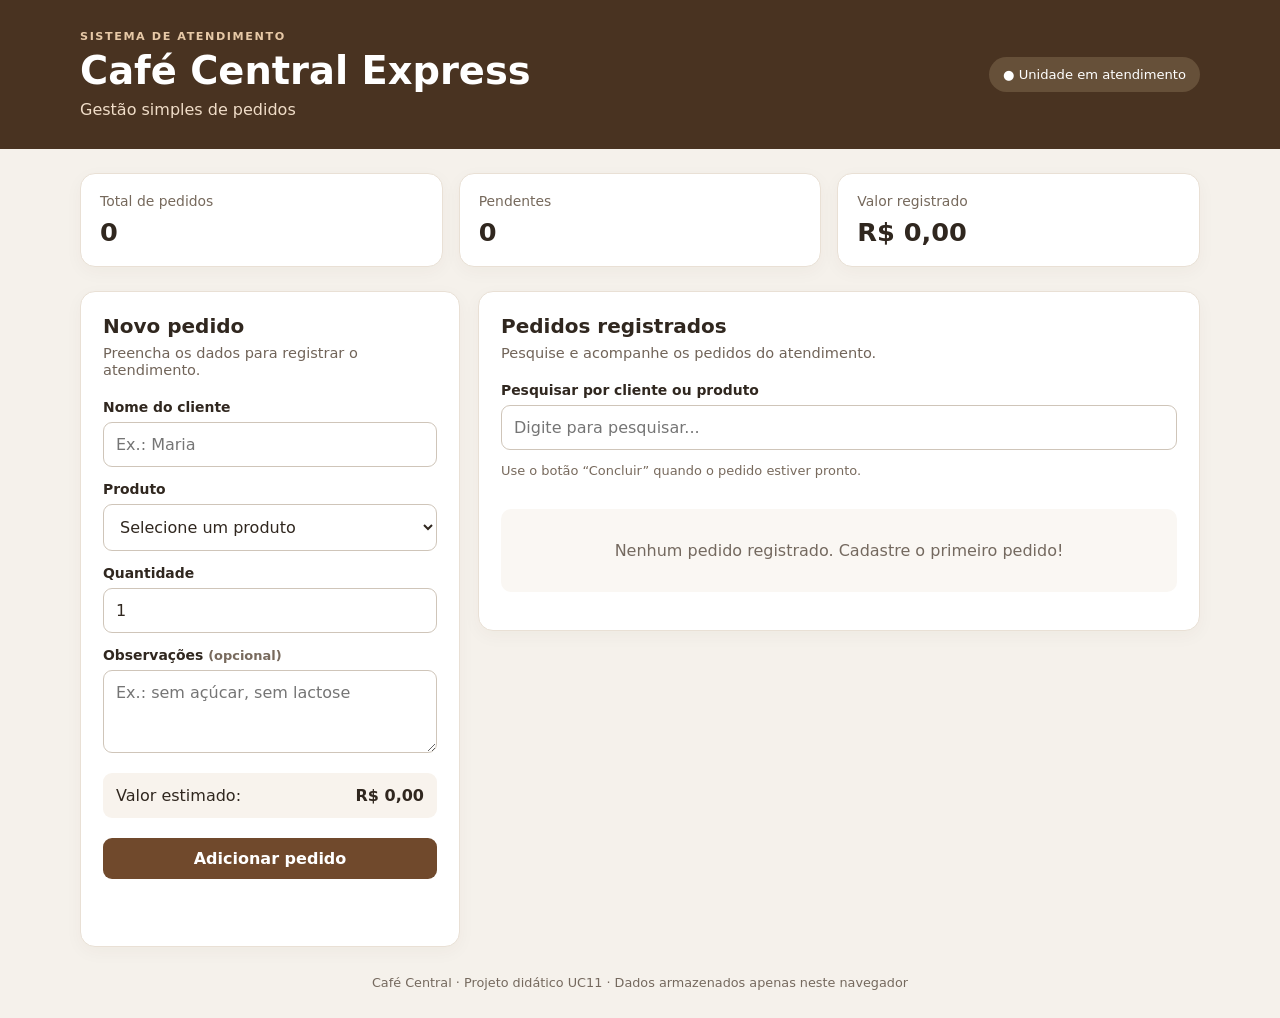
<file: index.html>
<!doctype html>
<html lang="pt-BR">

<head>
  <meta charset="UTF-8">
  <meta name="viewport" content="width=device-width, initial-scale=1">
  <meta name="description" content="Sistema didático de pedidos do Café Central">
  <title>Café Central Express | Pedidos</title>
  <link rel="stylesheet" href="aluno/style.css">
  <script src="aluno/script.js" defer></script>
</head>

<body>
  <header class="topo">
    <div class="container topo-conteudo">
      <div>
        <p class="sobretitulo">SISTEMA DE ATENDIMENTO</p>
        <h1>Café Central Express</h1>
        <p class="subtitulo">Gestão simples de pedidos</p>
      </div>
      <span class="indicador">● Unidade em atendimento</span>
    </div>
  </header>
  <main class="container">
    <section class="resumo" aria-label="Resumo de pedidos">
      <article class="indicador-card"><span>Total de pedidos</span><strong id="totalPedidos">0</strong></article>
      <article class="indicador-card"><span>Pendentes</span><strong id="pedidosPendentes">0</strong></article>
      <article class="indicador-card"><span>Valor registrado</span><strong id="valorTotal">R$ 0,00</strong></article>
    </section>
    <div class="colunas">
      <section class="painel" aria-labelledby="tituloCadastro">
        <div class="painel-cabecalho">
          <h2 id="tituloCadastro">Novo pedido</h2>
          <p>Preencha os dados para registrar o atendimento.</p>
        </div>
        <form id="formPedido" novalidate>
          <label for="cliente">Nome do cliente</label>
          <input id="cliente" name="cliente" type="text" maxlength="60" placeholder="Ex.: Maria" required>
          <label for="produto">Produto</label>
          <select id="produto" name="produto" required>
            <option value="">Selecione um produto</option>
            <option value="cafe">Café expresso — R$ 6,00</option>
            <option value="pao">Pão de queijo — R$ 8,00</option>
            <option value="bolo">Fatia de bolo — R$ 12,00</option>
            <option value="suco">Suco natural — R$ 10,00</option>
          </select>
          <label for="quantidade">Quantidade</label>
          <input id="quantidade" name="quantidade" type="number" min="1" max="30" step="1" value="1" required>
          <label for="observacao">Observações <span class="ajuda">(opcional)</span></label>
          <textarea id="observacao" name="observacao" maxlength="180" rows="3" placeholder="Ex.: sem açúcar, sem lactose"></textarea>

          <div class="previsao">Valor estimado: <strong id="previsaoValor">R$ 0,00</strong></div>
          <button id="adicionarPedido" class="botao botao-primario" type="submit">Adicionar pedido</button>
          <p id="mensagemFormulario" class="mensagem" role="status" aria-live="polite"></p>
        </form>
      </section>
      <section class="painel painel-lista" aria-labelledby="tituloLista">
        <div class="painel-cabecalho">
          <h2 id="tituloLista">Pedidos registrados</h2>
          <p>Pesquise e acompanhe os pedidos do atendimento.</p>
        </div>
        <label for="pesquisa">Pesquisar por cliente ou produto</label>
        <input id="pesquisa" type="search" placeholder="Digite para pesquisar...">
        <p class="ajuda">Use o botão “Concluir” quando o pedido estiver pronto.</p>
        <div id="listaPedidos" class="lista-pedidos" aria-live="polite"></div>
      </section>
    </div>
  </main>
  <footer class="rodape">Café Central · Projeto didático UC11 · Dados armazenados apenas neste navegador</footer>
</body>

</html>
</file>
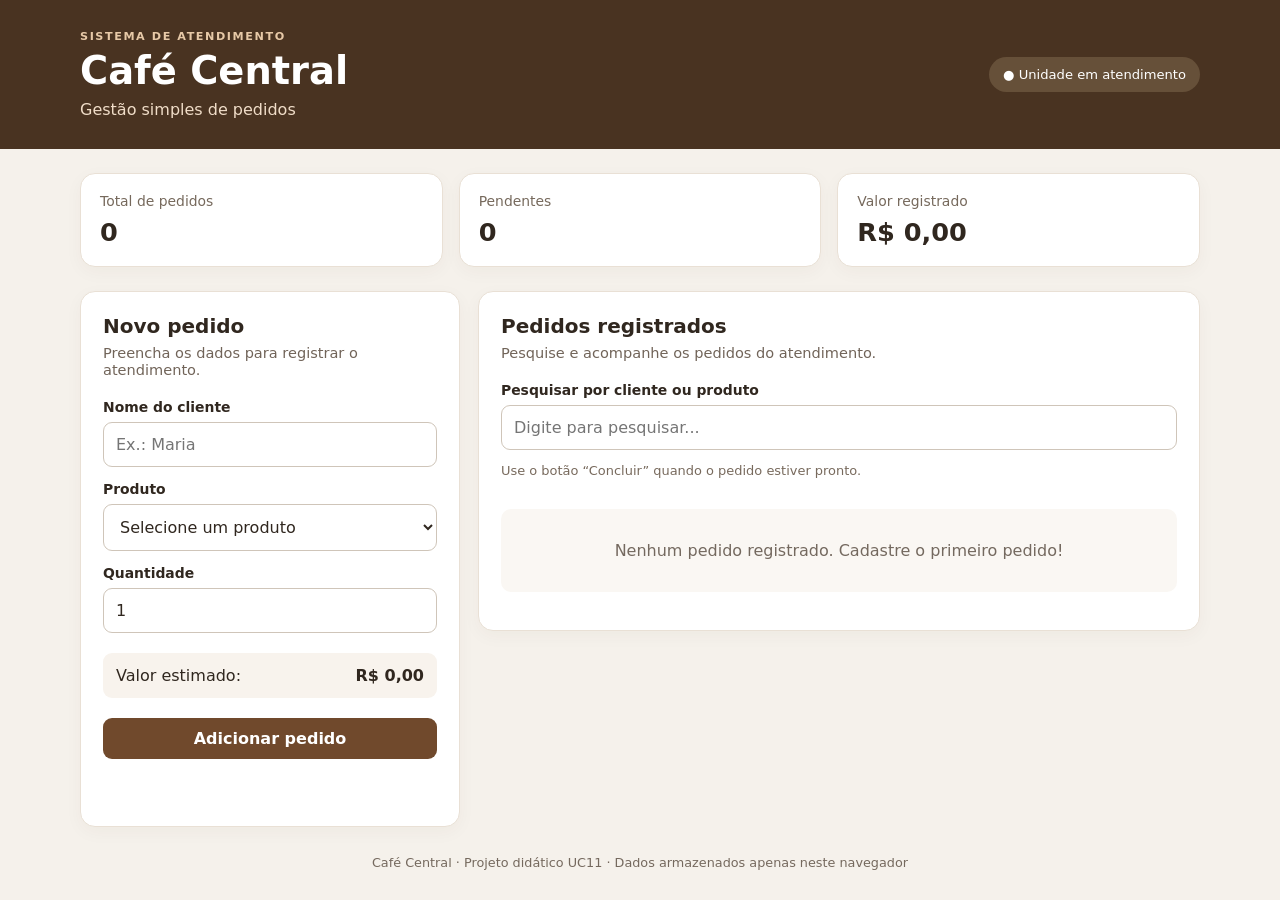
<file: aluno/index.html>
<!doctype html>
<html lang="pt-BR">
<head>
  <meta charset="UTF-8">
  <meta name="viewport" content="width=device-width, initial-scale=1">
  <meta name="description" content="Sistema didático de pedidos do Café Central">
  <title>Café Central | Pedidos</title>
  <link rel="stylesheet" href="style.css">
  <script src="script.js" defer></script>
</head>
<body>
  <header class="topo">
    <div class="container topo-conteudo">
      <div><p class="sobretitulo">SISTEMA DE ATENDIMENTO</p><h1>Café Central</h1><p class="subtitulo">Gestão simples de pedidos</p></div>
      <span class="indicador">● Unidade em atendimento</span>
    </div>
  </header>
  <main class="container">
    <section class="resumo" aria-label="Resumo de pedidos">
      <article class="indicador-card"><span>Total de pedidos</span><strong id="totalPedidos">0</strong></article>
      <article class="indicador-card"><span>Pendentes</span><strong id="pedidosPendentes">0</strong></article>
      <article class="indicador-card"><span>Valor registrado</span><strong id="valorTotal">R$ 0,00</strong></article>
    </section>
    <div class="colunas">
      <section class="painel" aria-labelledby="tituloCadastro">
        <div class="painel-cabecalho"><h2 id="tituloCadastro">Novo pedido</h2><p>Preencha os dados para registrar o atendimento.</p></div>
        <form id="formPedido" novalidate>
          <label for="cliente">Nome do cliente</label>
          <input id="cliente" name="cliente" type="text" maxlength="60" placeholder="Ex.: Maria" required>
          <label for="produto">Produto</label>
          <select id="produto" name="produto" required>
            <option value="">Selecione um produto</option>
            <option value="cafe">Café expresso — R$ 6,00</option>
            <option value="pao">Pão de queijo — R$ 8,00</option>
            <option value="bolo">Fatia de bolo — R$ 12,00</option>
            <option value="suco">Suco natural — R$ 10,00</option>
          </select>
          <label for="quantidade">Quantidade</label>
          <input id="quantidade" name="quantidade" type="number" min="1" max="30" step="1" value="1" required>
          
          <div class="previsao">Valor estimado: <strong id="previsaoValor">R$ 0,00</strong></div>
          <button id="adicionarPedido" class="botao botao-primario" type="submit">Adicionar pedido</button>
          <p id="mensagemFormulario" class="mensagem" role="status" aria-live="polite"></p>
        </form>
      </section>
      <section class="painel painel-lista" aria-labelledby="tituloLista">
        <div class="painel-cabecalho"><h2 id="tituloLista">Pedidos registrados</h2><p>Pesquise e acompanhe os pedidos do atendimento.</p></div>
        <label for="pesquisa">Pesquisar por cliente ou produto</label>
        <input id="pesquisa" type="search" placeholder="Digite para pesquisar...">
        <p class="ajuda">Use o botão “Concluir” quando o pedido estiver pronto.</p>
        <div id="listaPedidos" class="lista-pedidos" aria-live="polite"></div>
      </section>
    </div>
  </main>
  <footer class="rodape">Café Central · Projeto didático UC11 · Dados armazenados apenas neste navegador</footer>
</body>
</html>
</file>
<file: aluno/style.css>
/* Café Central — estilos simples, organizados por seção. */
:root {
  font-family: system-ui, -apple-system, "Segoe UI", sans-serif;
  color: #30271f;
  background: #f5f1eb;
  font-synthesis: none;
}

* {
  box-sizing: border-box;
}

body {
  margin: 0;
}

.container {
  width: min(1120px, calc(100% - 32px));
  margin-inline: auto;
}

.topo {
  background: #493321;
  color: white;
  padding: 30px 0;
}

.topo-conteudo {
  display: flex;
  justify-content: space-between;
  align-items: center;
  gap: 16px;
}

.sobretitulo {
  margin: 0 0 5px;
  letter-spacing: .14em;
  font-size: .7rem;
  color: #e7c9a7;
  font-weight: 700;
}

h1 {
  margin: 0;
  font-size: clamp(1.7rem, 3vw, 2.4rem);
}

.subtitulo {
  color: #f0ddc8;
  margin: 7px 0 0;
}

.indicador {
  background: #665039;
  padding: 10px 14px;
  border-radius: 20px;
  font-size: .82rem;
}

.resumo {
  display: grid;
  grid-template-columns: repeat(3, minmax(0, 1fr));
  gap: 16px;
  margin: 24px 0;
}

.indicador-card,
.painel {
  background: white;
  border: 1px solid #e9e0d5;
  border-radius: 15px;
  box-shadow: 0 5px 18px #4d38200a;
}

.indicador-card {
  padding: 19px;
  display: flex;
  flex-direction: column;
  gap: 8px;
}

.indicador-card span {
  color: #76695c;
  font-size: .87rem;
}

.indicador-card strong {
  font-size: 1.6rem;
}

.colunas {
  display: grid;
  grid-template-columns: 380px minmax(0, 1fr);
  gap: 18px;
  align-items: start;
}

.painel {
  padding: 22px;
}

.painel-cabecalho h2 {
  margin: 0 0 6px;
  font-size: 1.25rem;
}

.painel-cabecalho p {
  margin: 0 0 21px;
  color: #716459;
  font-size: .91rem;
}

label {
  display: block;
  margin: 14px 0 7px;
  font-weight: 650;
  font-size: .87rem;
}

input,
select,
textarea {
  display: block;
  width: 100%;
  padding: 12px;
  border: 1px solid #cfc5b9;
  border-radius: 9px;
  font: inherit;
  color: inherit;
  background: #fff;
}

textarea {
  min-height: 82px;
  resize: vertical;
}

input:focus-visible,
select:focus-visible,
textarea:focus-visible,
button:focus-visible {
  outline: 3px solid #d5a36a;
  outline-offset: 2px;
}

.previsao {
  display: flex;
  justify-content: space-between;
  gap: 10px;
  margin: 20px 0;
  padding: 13px;
  border-radius: 9px;
  background: #f8f3ed;
}

.botao {
  border: 0;
  padding: 11px 15px;
  border-radius: 9px;
  font: inherit;
  font-weight: 700;
  cursor: pointer;
}

.botao-primario {
  background: #70492c;
  color: white;
  width: 100%;
}

.botao-primario:hover {
  background: #56361f;
}

.botao-secundario {
  background: #e9f2e9;
  color: #23542e;
}

.botao:disabled {
  cursor: not-allowed;
  opacity: .55;
}

.mensagem {
  min-height: 1.2em;
  color: #355e37;
  font-size: .88rem;
}

.mensagem.erro {
  color: #9d2727;
}

.ajuda {
  font-size: .81rem;
  color: #786a5d;
}

.lista-pedidos {
  display: grid;
  gap: 12px;
  margin-top: 15px;
}

.pedido {
  padding: 15px;
  border: 1px solid #e6ddd2;
  border-radius: 12px;
  background: #fffdfb;
}

.pedido-topo {
  display: flex;
  justify-content: space-between;
  align-items: center;
  gap: 10px;
}

.pedido h3 {
  margin: 0;
  font-size: 1rem;
}

.pedido p {
  margin: 8px 0;
  color: #65574b;
  font-size: .88rem;
}

.pedido-observacao {
  margin: 8px 0;
  padding: 8px 10px;
  border-left: 3px solid #d5a36a;
  border-radius: 4px;
  background: #f8f3ed;
  color: #65574b;
  font-size: .86rem;
}

.pedido-rodape {
  display: flex;
  justify-content: space-between;
  align-items: center;
  gap: 12px;
  margin-top: 12px;
}

.etiqueta {
  display: inline-block;
  padding: 5px 9px;
  border-radius: 20px;
  font-size: .76rem;
  font-weight: 700;
  background: #fff1d6;
  color: #87590b;
}

.vazio {
  padding: 32px 12px;
  text-align: center;
  color: #74695f;
  background: #faf7f3;
  border-radius: 10px;
}

.rodape {
  text-align: center;
  padding: 28px 16px;
  color: #75695e;
  font-size: .8rem;
}

@media (max-width:650px) {
  .colunas {
    grid-template-columns: 1fr;
    width: auto;
  }

  .resumo {
    grid-template-columns: 1fr;
    width: auto;
  }
}
</file>
